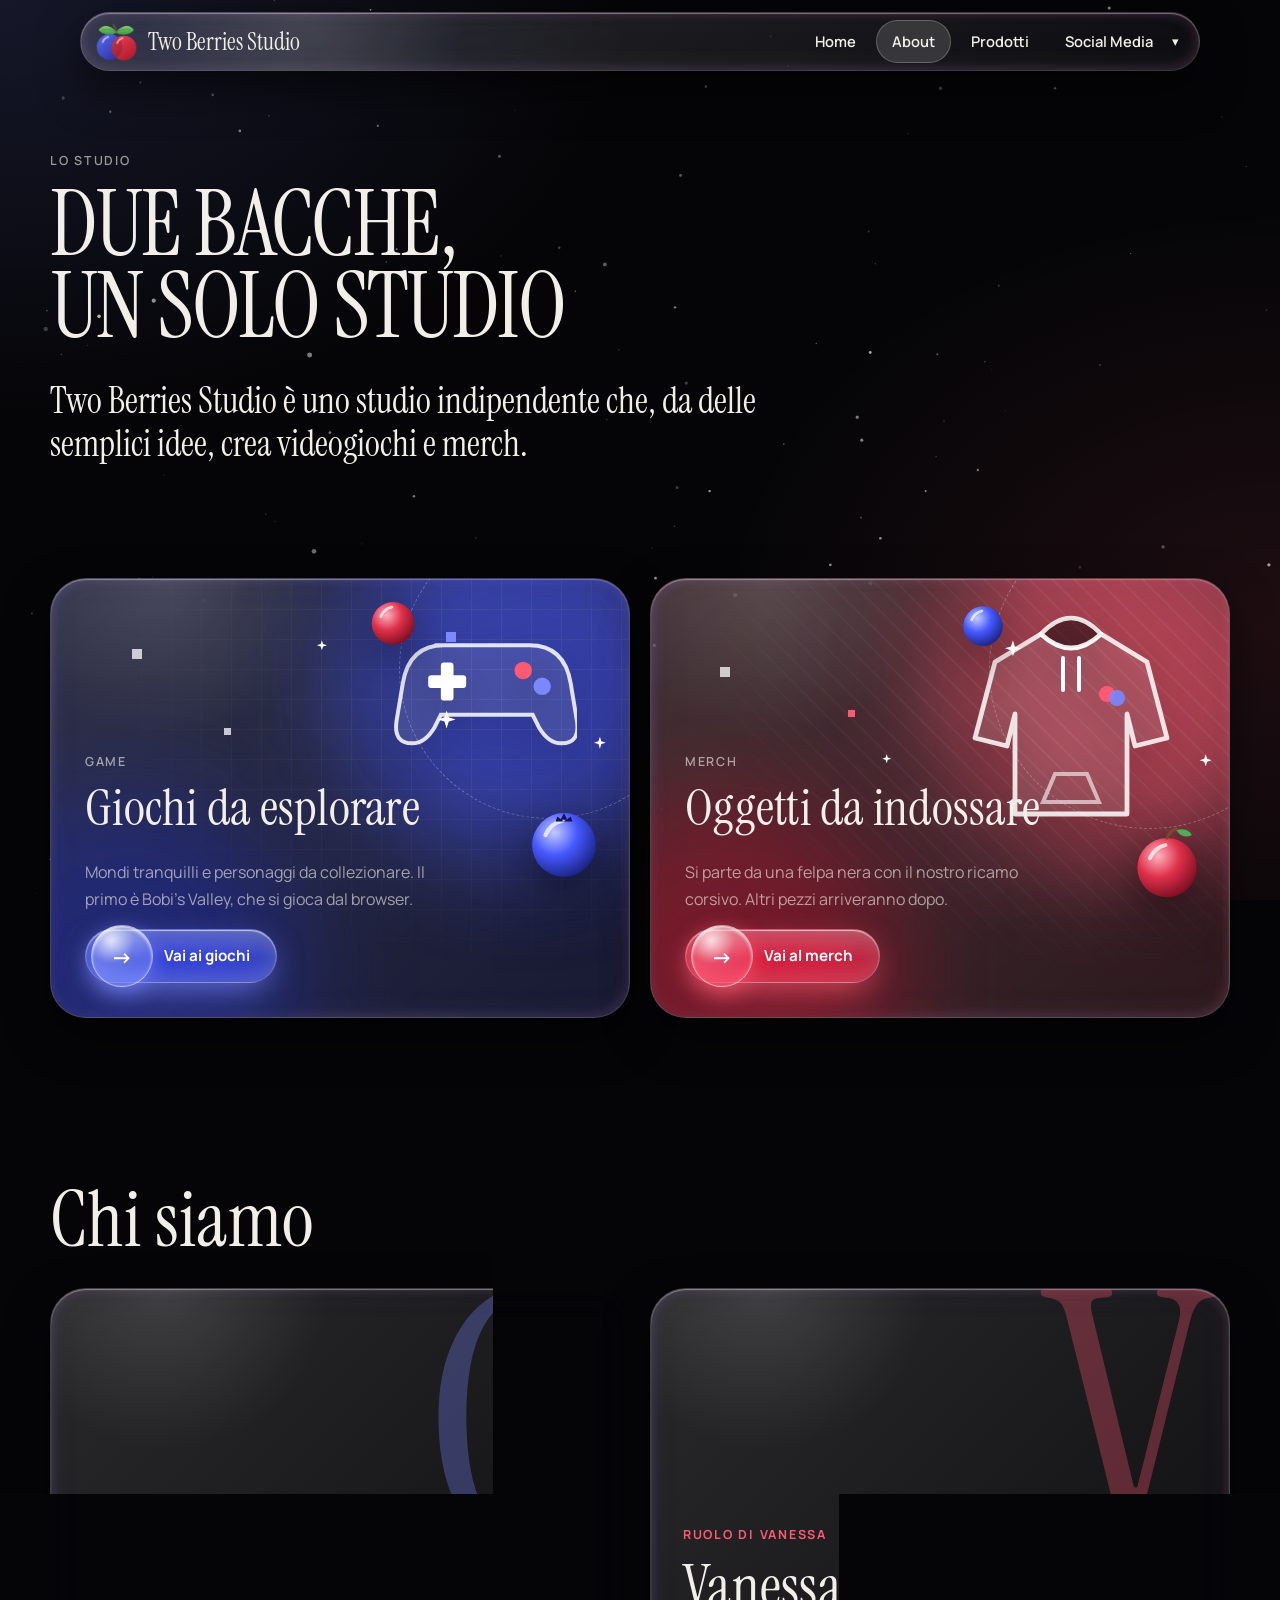
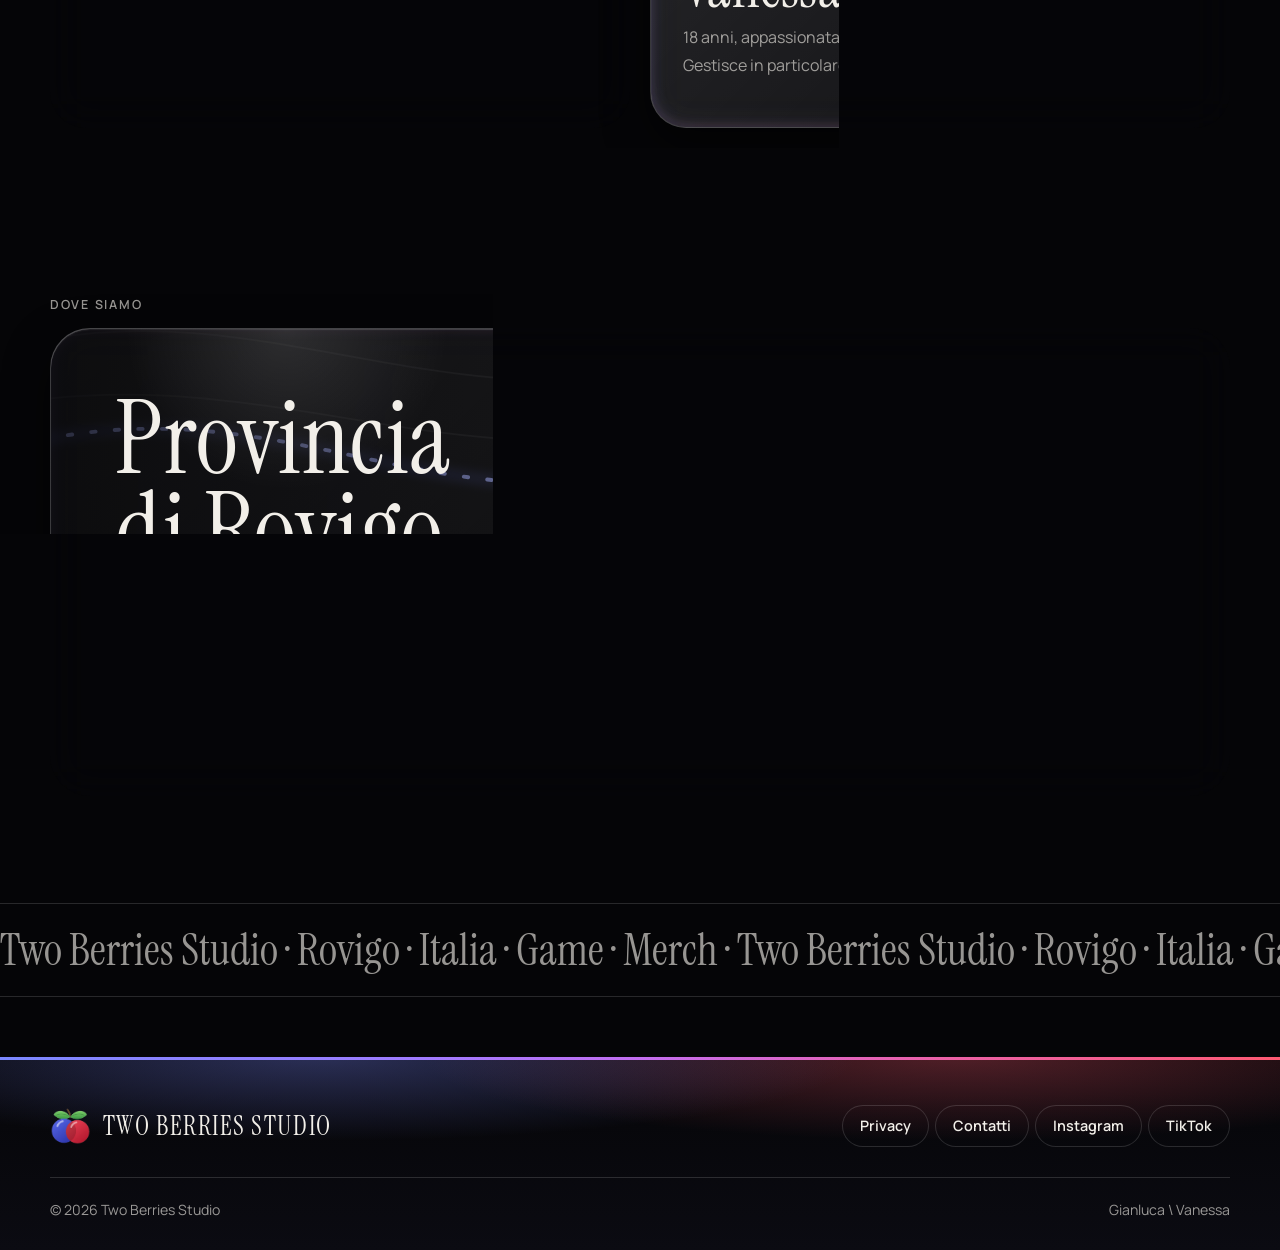
<file: about.html>
<!DOCTYPE html>
<html lang="it"><head><title>About – Two Berries Studio</title><meta charset="UTF-8"><meta name="viewport" content="width=device-width, initial-scale=1, viewport-fit=cover"><meta name="theme-color" content="#050507"><link rel="icon" href="logo-bacche.png">
<link rel="preconnect" href="https://fonts.googleapis.com"><link rel="preconnect" href="https://fonts.gstatic.com" crossorigin>
<link href="https://fonts.googleapis.com/css2?family=Instrument+Serif&family=Manrope:wght@400;600;700&family=Pinyon+Script&display=swap" rel="stylesheet">
<link rel="stylesheet" href="styleTwoBerriesStudio.css"><script src="scriptTwoBerriesStudio.js" defer></script></head>
<body data-page="about" data-polvere><main class="page" id="contenuto">
<section class="section container" style="padding-top:20px">
  <p class="piccolo">Lo studio</p>
  <h1 class="pagetit ridotto">Due bacche,<br>un solo studio</h1>
  <p class="scrub ridotto">Two Berries Studio è uno studio indipendente che, da delle semplici idee, crea videogiochi e merch.</p>
</section>
<section class="section container" style="padding-top:0" aria-labelledby="cosa"><h2 id="cosa" class="sr-only">Cosa facciamo</h2>
  <svg width="0" height="0" style="position:absolute" aria-hidden="true"><defs>
    <radialGradient id="gb" cx=".35" cy=".3" r=".8"><stop offset="0" stop-color="#c3cbff"/><stop offset=".45" stop-color="#4658ff"/><stop offset="1" stop-color="#141c70"/></radialGradient>
    <radialGradient id="gr" cx=".35" cy=".3" r=".8"><stop offset="0" stop-color="#ffb3be"/><stop offset=".45" stop-color="#e0314b"/><stop offset="1" stop-color="#6e0a1b"/></radialGradient></defs></svg>
  <div class="cosa2">
    <article class="cartello glass cb"><div class="fx" aria-hidden="true">
      <i class="blob b1"></i><i class="blob b2"></i><i class="griglia"></i><i class="anello" style="width:300px;height:300px;right:-70px;top:-60px"></i>
      <div class="ob" style="right:9%;top:10%;--d:70"><svg width="190" viewBox="0 0 120 80" style="--r:-8deg"><path d="M30 14h60q22 0 26 24l4 24q2 14-10 14-8 0-14-10l-4-8H34l-4 8q-6 10-14 10-12 0-10-14l4-24q4-24 26-24z" fill="rgba(255,255,255,.1)" stroke="rgba(255,255,255,.85)" stroke-width="2.5"/><rect x="26" y="33" width="24" height="8" rx="2" fill="#fff"/><rect x="34" y="25" width="8" height="24" rx="2" fill="#fff"/><circle cx="86" cy="30" r="5.5" fill="#ff5a72"/><circle cx="98" cy="40" r="5.5" fill="#7b88ff"/></svg></div>
      <div class="ob" style="right:4%;top:50%;--d:-50"><svg width="84" viewBox="0 0 100 100" style="animation-delay:-2s"><circle cx="50" cy="56" r="38" fill="url(#gb)"/><path d="M28 44q6-14 20-17" stroke="rgba(255,255,255,.7)" stroke-width="5" stroke-linecap="round" fill="none"/><path d="M50 18l4 8h-8z M42 22l8 6-10 0z M58 22l-8 6 10 0z" fill="#10155a"/></svg></div>
      <div class="ob" style="right:36%;top:3%;--d:40"><svg width="56" viewBox="0 0 100 100" style="animation-delay:-4s"><circle cx="50" cy="56" r="38" fill="url(#gr)"/><path d="M28 44q6-14 20-17" stroke="rgba(255,255,255,.7)" stroke-width="5" stroke-linecap="round" fill="none"/></svg></div>
      <i class="px" style="left:14%;top:16%"></i><i class="px" style="left:30%;top:34%;animation-delay:-2s;width:7px;height:7px"></i><i class="px" style="right:30%;top:12%;animation-delay:-3s;background:#7b88ff"></i>
      <span class="stella" style="right:30%;top:30%;--s:18px"></span><span class="stella" style="right:4%;top:36%;--s:12px;--dl:1s"></span><span class="stella" style="left:46%;top:14%;--s:10px;--dl:2s"></span>
    </div><p class="piccolo">Game</p><h3>Giochi da esplorare</h3><p>Mondi tranquilli e personaggi da collezionare. Il primo è Bobi's Valley, che si gioca dal browser.</p><div><a class="btn" href="prodotti.html#game">Vai ai giochi</a></div></article>
    <article class="cartello glass cr"><div class="fx" aria-hidden="true">
      <i class="blob b1"></i><i class="blob b2"></i><i class="cuciture"></i><i class="anello" style="width:320px;height:320px;right:-80px;top:-70px;animation-direction:reverse"></i>
      <div class="ob" style="right:10%;top:8%;--d:60"><svg width="200" viewBox="0 0 100 110" style="--r:5deg;animation-duration:7s"><path d="M35 10Q50 24 65 10L88 24l10 38-16 4-4-16v50H22V50l-4 16L2 62l10-38z" fill="rgba(255,255,255,.1)" stroke="rgba(255,255,255,.85)" stroke-width="2.4" stroke-linejoin="round"/><path d="M35 10Q50-6 65 10Q50 24 35 10z" fill="rgba(0,0,0,.45)" stroke="rgba(255,255,255,.85)" stroke-width="2.2"/><path d="M42 80l-6 14h28l-6-14z" fill="none" stroke="rgba(255,255,255,.6)" stroke-width="2"/><path d="M46 22v16M54 22v16" stroke="#fff" stroke-width="2" stroke-linecap="round"/><circle cx="68" cy="40" r="4" fill="#ff5a72"/><circle cx="73" cy="42" r="4" fill="#7b88ff" opacity=".9"/></svg></div>
      <div class="ob" style="right:4%;top:56%;--d:-46"><svg width="78" viewBox="0 0 100 100" style="animation-delay:-3s"><circle cx="50" cy="56" r="38" fill="url(#gr)"/><path d="M28 44q6-14 20-17" stroke="rgba(255,255,255,.7)" stroke-width="5" stroke-linecap="round" fill="none"/><path d="M50 18q4-10 12-12" stroke="#7a4a2a" stroke-width="4" stroke-linecap="round" fill="none"/><path d="M62 8q14-4 20 6-12 6-20-6z" fill="#4fae55"/></svg></div>
      <div class="ob" style="right:38%;top:4%;--d:36"><svg width="52" viewBox="0 0 100 100" style="animation-delay:-1s"><circle cx="50" cy="56" r="38" fill="url(#gb)"/><path d="M28 44q6-14 20-17" stroke="rgba(255,255,255,.7)" stroke-width="5" stroke-linecap="round" fill="none"/></svg></div>
      <i class="px" style="left:12%;top:20%"></i><i class="px" style="left:34%;top:30%;animation-delay:-2s;width:7px;height:7px;background:#ff5a72"></i>
      <span class="stella" style="right:36%;top:14%;--s:16px"></span><span class="stella" style="right:3%;top:40%;--s:12px;--dl:1.2s"></span><span class="stella" style="left:40%;top:40%;--s:9px;--dl:2.2s"></span>
    </div><p class="piccolo">Merch</p><h3>Oggetti da indossare</h3><p>Si parte da una felpa nera con il nostro ricamo corsivo. Altri pezzi arriveranno dopo.</p><div><a class="btn rosso-b" href="prodotti.html#merch">Vai al merch</a></div></article>
  </div></section>
<section class="section container" aria-labelledby="chi"><h2 id="chi">Chi siamo</h2>
  <div class="duo">
    <article class="persona glass g"><span class="iniz" aria-hidden="true">G</span><p class="ruolo blu">Ruolo di Gianluca</p><h3>Gianluca</h3><p>19 anni, creativo e appassionato di videogiochi<br>Gestisce in particolare la creazione dei videogiochi</p></article>
    <article class="persona glass v"><span class="iniz" aria-hidden="true">V</span><p class="ruolo rosso">Ruolo di Vanessa</p><h3>Vanessa</h3><p>18 anni, appassionata di informatica<br>Gestisce in particolare la creazione di database e del sito</p></article>
  </div></section>
<section class="section container" aria-labelledby="dove"><p class="piccolo">Dove siamo</p>
  <div class="dove2 glass">
    <svg class="mappa" viewBox="0 0 800 420" preserveAspectRatio="xMidYMid slice" aria-hidden="true">
      <g fill="none" stroke="rgba(255,255,255,.08)" stroke-width="1.2"><path d="M-10 60C140 30 260 110 420 80S680 20 810 70"/><path d="M-10 100C150 80 270 150 420 120S690 70 810 110"/><path d="M-10 230C130 200 280 260 430 225S690 190 810 240"/><path d="M-10 370C170 400 300 330 450 360S690 400 810 350"/><path d="M-10 400C170 430 310 370 460 395S700 430 810 385"/></g>
      <path class="fiume-b" d="M-20 130C150 90 250 180 400 150S650 100 820 160"/><path class="fiume f1" d="M-20 130C150 90 250 180 400 150S650 100 820 160"/>
      <path class="fiume-b r" d="M-20 310C160 340 300 260 450 295S680 350 820 280"/><path class="fiume f2" d="M-20 310C160 340 300 260 450 295S680 350 820 280"/>
      <text x="560" y="110" class="et">Adige</text><text x="560" y="376" class="et">Po</text><text x="700" y="236" class="et">Adriatico</text>
      <g transform="translate(470 218)"><circle class="onda" r="16"/><circle class="onda" r="16" style="animation-delay:1.1s"/><circle class="onda" r="16" style="animation-delay:2.2s"/>
        <circle r="13" fill="url(#gr)"/><path d="M-6-3q3-6 9-7" stroke="rgba(255,255,255,.8)" stroke-width="2.4" stroke-linecap="round" fill="none"/><path d="M0-13q2-6 8-7" stroke="#7a4a2a" stroke-width="2" stroke-linecap="round" fill="none"/></g>
    </svg>
    <div class="dove-testo"><h2 id="dove">Provincia<br>di Rovigo</h2><p>Veneto, Italia. Il Polesine, tra l'Adige e il Po.</p><p class="coord">45.07° N · 11.79° E</p>
      <a class="btn-semplice" href="https://www.google.com/maps/search/Provincia+di+Rovigo" target="_blank" rel="noopener">Apri la mappa ↗</a></div>
  </div></section>
<div class="marq" aria-hidden="true"><div>Two Berries Studio · Rovigo · Italia · Game · Merch · Two Berries Studio · Rovigo · Italia · Game · Merch · Two Berries Studio · Rovigo · Italia · Game · Merch · Two Berries Studio · Rovigo · Italia · Game · Merch · </div></div>
</main></body></html>
</file>
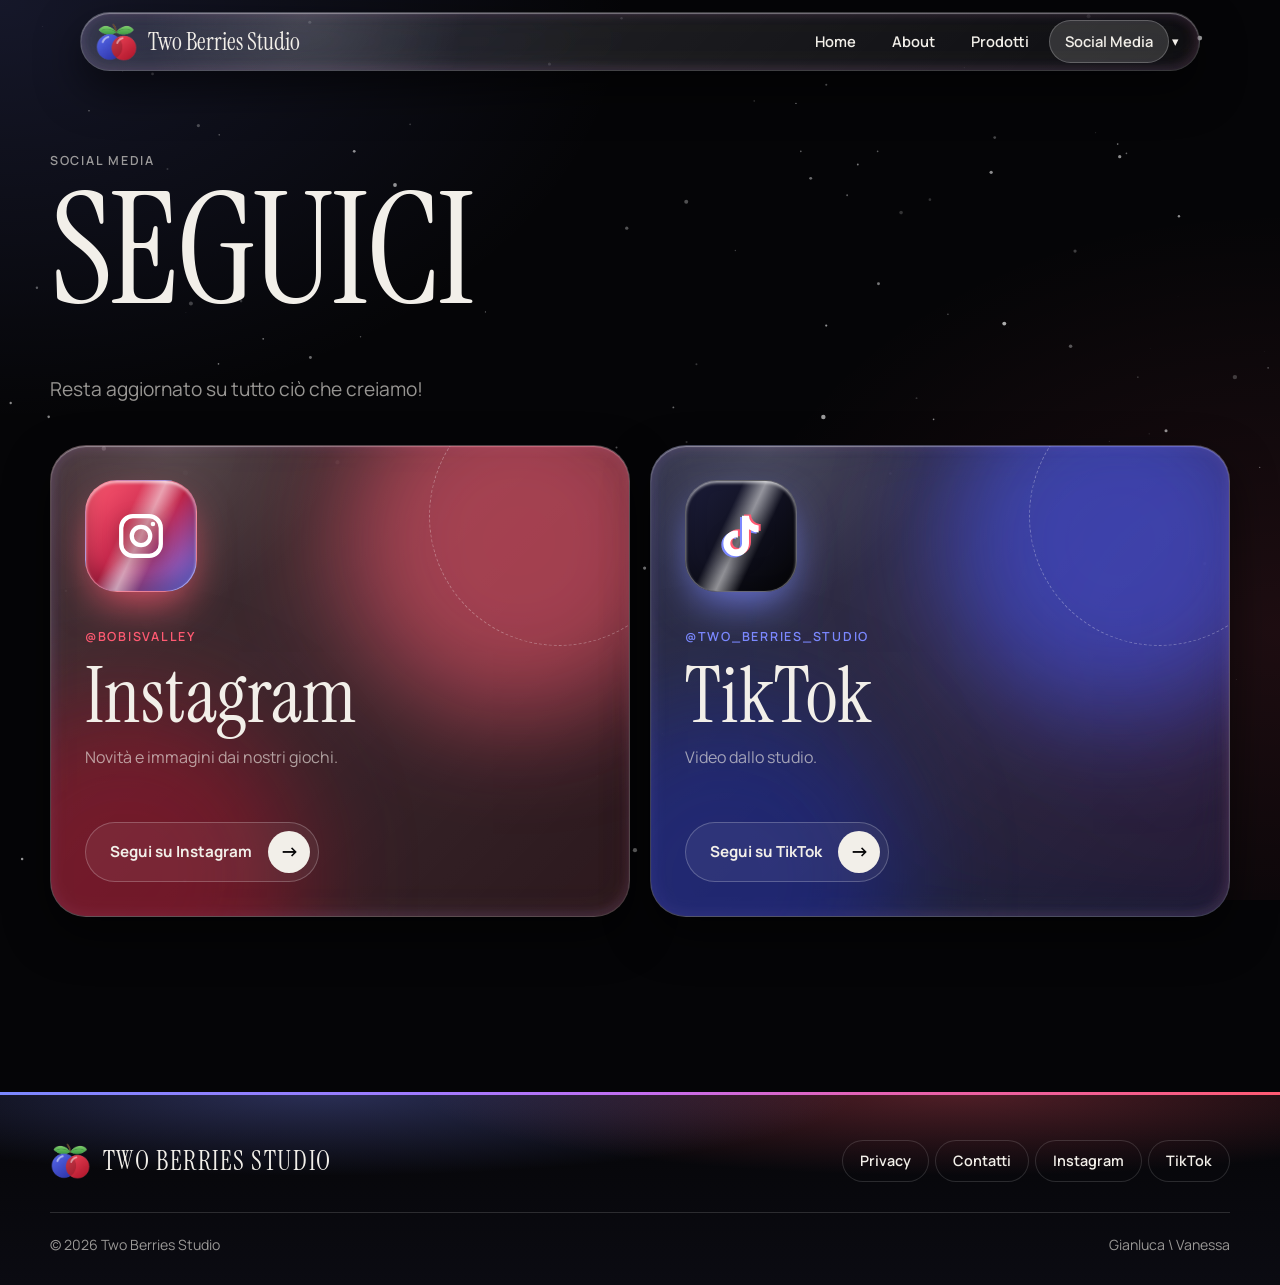
<file: socialMedia.html>
<!DOCTYPE html>
<html lang="it"><head><title>Social Media – Two Berries Studio</title><meta charset="UTF-8"><meta name="viewport" content="width=device-width, initial-scale=1, viewport-fit=cover"><meta name="theme-color" content="#050507"><link rel="icon" href="logo-bacche.png">
<link rel="preconnect" href="https://fonts.googleapis.com"><link rel="preconnect" href="https://fonts.gstatic.com" crossorigin>
<link href="https://fonts.googleapis.com/css2?family=Instrument+Serif&family=Manrope:wght@400;600;700&family=Pinyon+Script&display=swap" rel="stylesheet">
<link rel="stylesheet" href="styleTwoBerriesStudio.css"><script src="scriptTwoBerriesStudio.js" defer></script></head>
<body data-page="social" data-polvere><main class="page" id="contenuto"><section class="section container" style="padding-top:20px">
  <p class="piccolo">Social Media</p><h1 class="pagetit">Seguici</h1><p style="font-size:1.2rem">Resta aggiornato su tutto ciò che creiamo!</p>
  <div class="social-grid">
    <a class="social-card glass ig cr" href="https://www.instagram.com/two_berries_studio/" target="_blank" rel="noopener"><div class="fx" aria-hidden="true"><i class="blob b1"></i><i class="blob b2"></i><i class="anello" style="width:260px;height:260px;right:-60px;top:-60px"></i><span class="vola" style="left:10%;animation-delay:0.0s">♥</span><span class="vola" style="left:24%;animation-delay:0.9s">♥</span><span class="vola" style="left:38%;animation-delay:1.8s">♥</span><span class="vola" style="left:52%;animation-delay:2.7s">♥</span><span class="vola" style="left:66%;animation-delay:3.6s">♥</span><span class="vola" style="left:80%;animation-delay:4.5s">♥</span></div>
      <div class="app-ico"><i class="lampo"></i><svg viewBox="0 0 24 24" fill="none" stroke="#fff" stroke-width="1.9" stroke-linecap="round"><rect x="3.2" y="3.2" width="17.6" height="17.6" rx="5.2"/><circle cx="12" cy="12" r="4.1"/><circle cx="17.3" cy="6.7" r="1" fill="#fff" stroke="none"/></svg></div>
      <div><p class="piccolo">@bobisvalley</p><h3>Instagram</h3><p>Novità e immagini dai nostri giochi.</p></div>
      <span class="segui"><span class="segui-t">Segui su Instagram</span><span class="segui-go" aria-hidden="true">→</span></span></a>
    <a class="social-card glass tt cb" href="https://www.tiktok.com/@two_berries_studio?_r=1&_t=ZN-9BIfDu1Xidi" target="_blank" rel="noopener"><div class="fx" aria-hidden="true"><i class="blob b1"></i><i class="blob b2"></i><i class="anello" style="width:260px;height:260px;right:-60px;top:-60px"></i><span class="vola" style="left:10%;animation-delay:0.0s">♪</span><span class="vola" style="left:24%;animation-delay:0.9s">♪</span><span class="vola" style="left:38%;animation-delay:1.8s">♪</span><span class="vola" style="left:52%;animation-delay:2.7s">♪</span><span class="vola" style="left:66%;animation-delay:3.6s">♪</span><span class="vola" style="left:80%;animation-delay:4.5s">♪</span></div>
      <div class="app-ico"><i class="lampo"></i><svg viewBox="0 0 24 24"><path d="M16.6 5.82A4.28 4.28 0 0 1 15.54 3h-3.09v12.4a2.59 2.59 0 0 1-2.59 2.5c-1.42 0-2.6-1.16-2.6-2.6 0-1.72 1.66-3.01 3.37-2.48V9.66c-3.45-.46-6.47 2.22-6.47 5.64 0 3.33 2.76 5.7 5.69 5.7 3.14 0 5.69-2.55 5.69-5.7V9.01a7.35 7.35 0 0 0 4.3 1.38V7.3s-1.88.09-3.24-1.48z" fill="#7b88ff" transform="translate(-.9 .6)"/><path d="M16.6 5.82A4.28 4.28 0 0 1 15.54 3h-3.09v12.4a2.59 2.59 0 0 1-2.59 2.5c-1.42 0-2.6-1.16-2.6-2.6 0-1.72 1.66-3.01 3.37-2.48V9.66c-3.45-.46-6.47 2.22-6.47 5.64 0 3.33 2.76 5.7 5.69 5.7 3.14 0 5.69-2.55 5.69-5.7V9.01a7.35 7.35 0 0 0 4.3 1.38V7.3s-1.88.09-3.24-1.48z" fill="#ff5a72" transform="translate(.9 -.6)"/><path d="M16.6 5.82A4.28 4.28 0 0 1 15.54 3h-3.09v12.4a2.59 2.59 0 0 1-2.59 2.5c-1.42 0-2.6-1.16-2.6-2.6 0-1.72 1.66-3.01 3.37-2.48V9.66c-3.45-.46-6.47 2.22-6.47 5.64 0 3.33 2.76 5.7 5.69 5.7 3.14 0 5.69-2.55 5.69-5.7V9.01a7.35 7.35 0 0 0 4.3 1.38V7.3s-1.88.09-3.24-1.48z" fill="#fff"/></svg></div>
      <div><p class="piccolo">@two_berries_studio</p><h3>TikTok</h3><p>Video dallo studio.</p></div>
      <span class="segui"><span class="segui-t">Segui su TikTok</span><span class="segui-go" aria-hidden="true">→</span></span></a>
  </div></section></main></body></html>
</file>
<file: styleTwoBerriesStudio.css>
/* Two Berries Studio – foglio di stile (tema scuro editoriale)
   1 Base · 2 Navbar liquid glass · 3 Home · 4 About e Social · 5 Prodotti · 6 Footer · 7 Responsive */
:root{--nero:#050507;--testo:#f2efe9;--muto:rgba(242,239,233,.62);--linea:rgba(255,255,255,.14);--blu:#7b88ff;--rosso:#ff5a72;
--serif:"Instrument Serif","Times New Roman",serif;--ui:"Manrope","Segoe UI",Arial,sans-serif;--script:"Pinyon Script","Snell Roundhand",cursive;--ease:cubic-bezier(.2,.8,.2,1)}
*,*::before,*::after{box-sizing:border-box}
html{scroll-behavior:smooth;scroll-padding-top:100px;background:var(--nero)}
body{margin:0;font:400 1rem/1.7 var(--ui);color:var(--testo);-webkit-font-smoothing:antialiased;
background:radial-gradient(900px 600px at 0 0,rgba(123,136,255,.14),transparent 70%),radial-gradient(800px 600px at 100% 70%,rgba(255,90,114,.1),transparent 70%),var(--nero);background-attachment:fixed}
h1,h2,h3{font-family:var(--serif);font-weight:400;line-height:.95;margin:0 0 .5em;letter-spacing:.005em}
h2{font-size:clamp(2.4rem,6vw,5rem)}h3{font-size:clamp(1.8rem,3vw,2.6rem)}
p{margin:0 0 1em;max-width:58ch;color:var(--muto)}a{color:inherit}
.sr-only{position:absolute;width:1px;height:1px;overflow:hidden;clip:rect(0 0 0 0)}
:focus-visible{outline:2px solid var(--blu);outline-offset:3px;border-radius:8px}
.blu{color:var(--blu)}.rosso{color:var(--rosso)}
.container{width:min(1180px,calc(100% - 32px));margin:0 auto}
.section{padding:clamp(56px,9vw,120px) 0}
.page{padding-top:130px}
.pagetit{font:400 clamp(3.6rem,12vw,11rem)/.88 var(--serif);letter-spacing:-.02em;margin:0 0 .35em;text-transform:uppercase}
.piccolo{font-size:.78rem;letter-spacing:.14em;text-transform:uppercase;color:var(--muto);font-weight:600}

/* 2 NAVBAR – vetro liquido scuro */
.glass{position:relative;isolation:isolate;background:linear-gradient(135deg,rgba(255,255,255,.15),rgba(255,255,255,.04));
-webkit-backdrop-filter:blur(22px) saturate(180%);backdrop-filter:blur(22px) saturate(180%);border:1px solid rgba(255,255,255,.17);
box-shadow:inset 0 1px 1px rgba(255,255,255,.38),inset 0 -12px 20px rgba(255,255,255,.03),inset 3px 0 14px rgba(123,136,255,.14),inset -3px 0 14px rgba(255,90,114,.11),0 18px 44px rgba(0,0,0,.55)}
.glass::after{content:"";position:absolute;inset:0;border-radius:inherit;z-index:-1;pointer-events:none;background:radial-gradient(260px circle at var(--mx,20%) var(--my,0),rgba(255,255,255,.2),transparent 62%);opacity:.6;transition:opacity .3s}
.glass:hover::after{opacity:1}
.site-header{position:fixed;top:12px;left:50%;z-index:50;width:min(1120px,calc(100% - 24px));transform:translateX(-50%);border-radius:999px}
.header-inner{padding:7px 10px 7px 14px;display:flex;align-items:center;justify-content:space-between;gap:14px}
.brand{display:inline-flex;align-items:center;gap:10px;text-decoration:none;font:500 1.5rem var(--serif)}
.brand img{height:40px;width:auto;transition:transform .5s var(--ease)}
.brand:hover img{transform:rotate(-14deg) scale(1.12)}
.navbar{display:flex;gap:4px;align-items:center}
.navbar a{text-decoration:none;font-weight:600;font-size:.92rem;padding:9px 16px;border-radius:999px;white-space:nowrap;transition:background .3s,color .3s,transform .3s var(--ease)}
.navbar a:hover{background:var(--testo);color:var(--nero);transform:translateY(-2px)}
.navbar a[aria-current=page]{background:rgba(255,255,255,.14);box-shadow:inset 0 0 0 1px rgba(255,255,255,.22)}
.navbar a[aria-current=page]:hover{background:var(--testo)}
.has-sub{position:relative;display:flex;align-items:center}
.sub-toggle{border:0;background:none;cursor:pointer;width:28px;height:28px;margin-left:-8px;border-radius:50%;color:var(--testo);transition:transform .3s var(--ease)}
.has-sub.open .sub-toggle{transform:rotate(180deg)}
.submenu{position:absolute;top:calc(100% + 14px);right:0;min-width:190px;list-style:none;margin:0;padding:8px;border-radius:24px;opacity:0;visibility:hidden;transform:translateY(-8px) scale(.97);transform-origin:top right;transition:opacity .25s,transform .35s var(--ease),visibility .25s}
.has-sub:hover .submenu,.has-sub:focus-within .submenu,.has-sub.open .submenu{opacity:1;visibility:visible;transform:none}
.submenu a{display:block;border-radius:16px}
.nav-toggle{display:none;border:0;background:rgba(255,255,255,.12);width:44px;height:44px;border-radius:50%;cursor:pointer;flex-direction:column;gap:5px;align-items:center;justify-content:center}
.nav-toggle span{width:18px;height:2px;background:var(--testo);border-radius:2px}

/* 3 HOME – titolo serif gigante, bacche 3D davanti, animazione legata allo scroll */
.hero-wrap{position:relative;height:175vh;--p:0}
.hero{position:sticky;top:0;height:100svh;overflow:hidden}
.titolo{position:absolute;inset:0;margin:0;font:400 var(--fs,15vw)/.84 var(--serif);letter-spacing:-.01em;white-space:nowrap;text-align:center}
.riga{position:absolute;display:block}
.r1{left:50%;top:50%;transform:translate(calc(-50% + var(--p)*-45vw),-90%)}
.r2{left:50%;top:50%;transform:translate(calc(-50% + var(--p)*45vw),-6%);opacity:calc(1 - var(--p)*1.1)}
.r1{opacity:calc(1 - var(--p)*1.1)}
.l{display:inline-block;animation:sale 1.4s var(--ease) both;animation-delay:calc(var(--i)*60ms + .3s)}
.l i{display:inline-block;font-style:normal;will-change:transform}
@keyframes sale{from{transform:translateY(40%);opacity:0;filter:blur(16px)}to{transform:none;opacity:1;filter:none}}
#hero3d{position:absolute;inset:0;width:100%;height:100%;z-index:2;pointer-events:none}
.angolo{position:absolute;bottom:clamp(20px,4vh,40px);z-index:3;margin:0;max-width:30ch;font-size:.82rem;line-height:1.5;letter-spacing:.1em;color:var(--testo);opacity:calc(1 - var(--p)*3)}
.angolo.sx{left:clamp(16px,3vw,48px)}.angolo.dx{right:clamp(16px,3vw,48px);text-align:right;color:var(--muto)}
.angolo a{display:inline-block;margin-top:14px;text-decoration:none;border-bottom:1px solid currentColor;padding-bottom:2px;font-weight:600}
.punti{position:relative;background:var(--nero)}
.scrub{font:300 clamp(2rem,5.4vw,4.6rem)/1.08 var(--serif);max-width:20em;margin:0 0 .8em}
.scrub .wd{color:rgba(242,239,233,.18);transition:color .5s}.scrub .wd.on{color:var(--testo)}
.vai{display:flex;gap:12px;flex-wrap:wrap}
/* Pulsanti liquid glass: pillola di vetro con alone colorato e "lente" che scorre */
.btn{--c:123,136,255;--g:.8;position:relative;display:inline-flex;align-items:center;min-height:54px;padding:0 26px 0 78px;border-radius:999px;text-decoration:none;font-weight:700;font-size:.95rem;color:#fff;cursor:pointer;
border:1px solid rgba(255,255,255,.28);background-color:rgba(var(--c),.2);background-image:linear-gradient(180deg,rgba(255,255,255,.22),rgba(255,255,255,0) 55%);
-webkit-backdrop-filter:blur(14px) saturate(190%);backdrop-filter:blur(14px) saturate(190%);
box-shadow:inset 0 1px 1px rgba(255,255,255,.6),inset 0 -10px 18px rgba(var(--c),calc(var(--g)*.55)),0 12px 34px -8px rgba(var(--c),var(--g));
transition:padding .6s var(--ease),box-shadow .5s,background-color .5s,transform .4s var(--ease)}
.btn.rosso-b{--c:255,90,114}
.btn.fant{--c:255,90,114} /* --c:255,90,114 */
.btn::before,.btn::after{position:absolute;left:5px;top:50%;width:62px;transition:left .6s var(--ease),transform .4s var(--ease),box-shadow .5s}
.btn::before{content:"";height:62px;margin-top:-31px;border-radius:50%;border:1px solid rgba(255,255,255,.5);
background:radial-gradient(circle at 32% 24%,rgba(255,255,255,.8),rgba(255,255,255,.14) 38%,rgba(255,255,255,.03) 72%),rgba(var(--c),.16);
-webkit-backdrop-filter:blur(6px) saturate(200%);backdrop-filter:blur(6px) saturate(200%);
box-shadow:inset 0 2px 3px rgba(255,255,255,.75),inset 0 -8px 14px rgba(var(--c),calc(var(--g)*.7)),0 6px 20px rgba(var(--c),calc(var(--g)*.8))}
.btn::after{content:"→";margin-top:-.62em;line-height:1.25;text-align:center;font-size:1.35rem}
.btn:hover,.btn:focus-visible,.social-card:hover .btn{--g:1;padding:0 78px 0 26px}
.btn.fant:hover,.btn.fant:focus-visible{--c:255,90,114}
.btn:hover::before,.btn:hover::after,.btn:focus-visible::before,.btn:focus-visible::after,.social-card:hover .btn::before,.social-card:hover .btn::after{left:calc(100% - 67px)}
.btn:active::before{transform:scale(.88)}

/* 4 ABOUT e SOCIAL */
.cosa{display:grid;grid-template-columns:1fr 1fr;border-top:1px solid var(--linea)}
.cosa article{padding:34px 28px 40px 0;border-bottom:1px solid var(--linea)}
.cosa article+article{padding-left:28px;border-left:1px solid var(--linea)}
.cosa h3{margin-bottom:.3em}
.cosa a{font-weight:700;font-size:.9rem;text-decoration:none;border-bottom:1px solid currentColor}
.duo{display:grid;grid-template-columns:1fr 1fr;gap:20px}
.persona{border-radius:36px;padding:32px;min-height:440px;display:flex;flex-direction:column;justify-content:flex-end;overflow:hidden;transition:transform .6s var(--ease)}
.persona:hover{transform:translateY(-8px)}
.persona h3{font-size:clamp(2.4rem,4.6vw,3.8rem);margin-bottom:.15em}
.ruolo{font-size:.78rem;letter-spacing:.14em;text-transform:uppercase;font-weight:700;margin-bottom:14px}
.marq{overflow:hidden;border-block:1px solid var(--linea);padding:18px 0;white-space:nowrap}
.marq div{display:inline-block;animation:scorri 40s linear infinite;font:300 clamp(1.6rem,3.4vw,2.8rem) var(--serif);color:var(--muto)}
@keyframes scorri{to{transform:translateX(-50%)}}
.social-grid{display:grid;grid-template-columns:1fr 1fr;gap:20px;margin-top:40px}


.ridotto.pagetit{font-size:clamp(2.6rem,7vw,6rem);line-height:.92}
.scrub.ridotto{font-size:clamp(1.4rem,2.8vw,2.3rem);line-height:1.2}
.cosa2{display:grid;grid-template-columns:1fr 1fr;gap:20px}
.cartello{display:flex;flex-direction:column;justify-content:flex-end;min-height:440px;padding:34px;border-radius:36px;overflow:hidden;
transform:perspective(1000px) rotateX(calc(var(--ry,0)*1deg)) rotateY(calc(var(--rx,0)*1deg));transition:transform .5s var(--ease)}
.cartello.cb{background-color:rgba(70,88,255,.14)}.cartello.cr{background-color:rgba(255,90,114,.12)}
.cartello>:not(.fx){position:relative}.cartello h3{font-size:clamp(2.2rem,4vw,3.4rem)}.cartello p:not(.piccolo){max-width:34ch}
.fx{position:absolute;inset:0;z-index:-1;pointer-events:none}
.fx i{position:absolute;display:block}
.blob{width:62%;aspect-ratio:1;border-radius:50%;filter:blur(54px);opacity:.55;animation:aurora 10s ease-in-out infinite}
.cb .b1{right:-12%;top:-18%;background:#4658ff}.cb .b2{left:-18%;bottom:-30%;background:#1f2a9c;animation-delay:-5s}
.cr .b1{right:-12%;top:-18%;background:#ff5a72}.cr .b2{left:-18%;bottom:-30%;background:#a3122a;animation-delay:-5s}
.griglia,.cuciture{inset:0}
.griglia{background:linear-gradient(rgba(255,255,255,.07) 1px,transparent 1px),linear-gradient(90deg,rgba(255,255,255,.07) 1px,transparent 1px);background-size:30px 30px;-webkit-mask-image:radial-gradient(70% 70% at 75% 25%,#000,transparent);mask-image:radial-gradient(70% 70% at 75% 25%,#000,transparent)}
.cuciture{background:repeating-linear-gradient(45deg,rgba(255,255,255,.07) 0 2px,transparent 2px 16px);-webkit-mask-image:radial-gradient(70% 70% at 75% 25%,#000,transparent);mask-image:radial-gradient(70% 70% at 75% 25%,#000,transparent)}
.anello{border-radius:50%;border:1.5px dashed rgba(255,255,255,.3);animation:gira 40s linear infinite}
.ob{position:absolute;transform:translate(calc(var(--px,0)*var(--d,0)*1px),calc(var(--py,0)*var(--d,0)*1px));transition:transform .5s var(--ease)}
.ob svg{display:block;filter:drop-shadow(0 14px 22px rgba(0,0,0,.45));animation:flota 6s ease-in-out infinite}
.px{width:10px;height:10px;background:rgba(255,255,255,.75);animation:flota 5s ease-in-out infinite}
.stella{position:absolute;width:var(--s,14px);height:var(--s,14px);background:#fff;clip-path:polygon(50% 0,62% 38%,100% 50%,62% 62%,50% 100%,38% 62%,0 50%,38% 38%);animation:brilla 3s ease-in-out infinite;animation-delay:var(--dl,0s)}
@keyframes flota{0%,100%{transform:translateY(0) rotate(var(--r,0deg))}50%{transform:translateY(-14px) rotate(calc(var(--r,0deg) + 4deg))}}
@keyframes gira{to{transform:rotate(360deg)}}
@keyframes brilla{0%,100%{opacity:.15;transform:scale(.5)}50%{opacity:1;transform:scale(1)}}
@keyframes aurora{0%,100%{transform:translate(0,0) scale(1)}50%{transform:translate(8%,10%) scale(1.2)}}

/* 5 PRODOTTI */
.lista{list-style:none;margin:0;padding:0;border-top:1px solid var(--linea)}
.lista a{position:relative;display:flex;align-items:center;gap:20px;padding:clamp(18px,3.4vw,36px) clamp(8px,2vw,24px);text-decoration:none;border-bottom:1px solid var(--linea);
background:linear-gradient(90deg,var(--c) 0 0) no-repeat 0 100%/0 100%;transition:background-size .6s var(--ease),color .4s}
.lista a:hover,.lista a:focus-visible{background-size:100% 100%;color:var(--nero)}
.lista .n{font:300 clamp(3.4rem,12vw,10rem)/.9 var(--serif);text-transform:uppercase;letter-spacing:-.01em;transition:transform .6s var(--ease)}
.lista a:hover .n{transform:translateX(2vw)}
.lista .d{flex:1;opacity:.8;font-size:.95rem}
.lista .fr{width:60px;height:60px;border-radius:50%;display:grid;place-items:center;font-size:1.5rem;border:1px solid currentColor;transition:transform .6s var(--ease)}
.lista a:hover .fr{transform:rotate(360deg) scale(1.1)}
.gioco{display:grid;grid-template-columns:1fr 1fr;gap:34px;align-items:center;padding:34px;border-radius:40px}
.gioco img{width:100%;height:auto;border-radius:24px;background:rgba(255,255,255,.06)}
.tags{display:flex;gap:8px;flex-wrap:wrap;list-style:none;padding:0;margin:0 0 24px}
.tags li{padding:5px 14px;border-radius:999px;background:rgba(255,255,255,.1);font-weight:600;font-size:.82rem}
.car{position:relative}
.car-track{display:flex;gap:20px;overflow-x:auto;scroll-snap-type:x mandatory;scrollbar-width:none;padding:8px 2px 24px;cursor:grab;-webkit-overflow-scrolling:touch}
.car-track::-webkit-scrollbar{display:none}.car-track.drag{cursor:grabbing}
.slide{flex:0 0 88%;scroll-snap-align:center;transition:transform .6s var(--ease),opacity .6s}
.slide:not(.act){transform:scale(.94);opacity:.55}
.presto{flex-basis:52%;display:grid;place-items:center;text-align:center;border-radius:40px;border:1px dashed rgba(255,255,255,.28);color:var(--muto);padding:30px;font:400 clamp(1.6rem,3vw,2.4rem) var(--serif)}
.car-ui{display:flex;align-items:center;justify-content:center;gap:16px}
.car-btn{width:48px;height:48px;border-radius:50%;border:0;cursor:pointer;font-size:1.3rem;color:var(--testo);transition:transform .3s var(--ease),background .3s,color .3s}
.car-btn{background-color:rgba(123,136,255,.22);box-shadow:inset 0 1px 1px rgba(255,255,255,.6),inset 0 -8px 14px rgba(123,136,255,.4),0 8px 24px -6px rgba(123,136,255,.8)}
.car-btn:hover{transform:scale(1.12);background-color:rgba(255,90,114,.3);box-shadow:inset 0 1px 1px rgba(255,255,255,.6),inset 0 -8px 14px rgba(255,90,114,.45),0 8px 24px -6px rgba(255,90,114,.9)}
.dots{display:flex;gap:8px}.dots button{width:9px;height:9px;border-radius:99px;border:0;padding:0;background:rgba(255,255,255,.3);cursor:pointer;transition:width .4s var(--ease),background .3s}
.dots button.act{width:28px;background:var(--testo)}
.merch{display:grid;grid-template-columns:.8fr 1.2fr;gap:36px;align-items:center}
.script{font:400 clamp(3rem,6vw,5rem)/1 var(--script);margin:0 0 .2em;color:var(--testo)}
.bozza{display:inline-block;padding:4px 12px;border-radius:999px;background:rgba(255,90,114,.18);color:var(--rosso);font-weight:700;font-size:.78rem;margin-bottom:18px}
.dett{list-style:none;padding:0;margin:0 0 24px;border-top:1px solid var(--linea)}
.dett li{padding:10px 0;border-bottom:1px solid var(--linea);font-size:.95rem;color:var(--muto)}
.dett b{color:var(--testo);font-weight:600;margin-right:6px}
.vista{position:relative;display:inline-flex;padding:5px;border-radius:999px;border:1px solid rgba(255,255,255,.24);background-color:rgba(123,136,255,.16);
-webkit-backdrop-filter:blur(14px) saturate(190%);backdrop-filter:blur(14px) saturate(190%);box-shadow:inset 0 1px 1px rgba(255,255,255,.55),inset 0 -8px 14px rgba(123,136,255,.3),0 10px 30px -10px rgba(123,136,255,.8);transition:background-color .5s,box-shadow .5s}
.vista::before{content:"";position:absolute;top:3px;bottom:3px;left:3px;width:calc(50% - 3px);border-radius:999px;border:1px solid rgba(255,255,255,.5);
background:radial-gradient(circle at 30% 20%,rgba(255,255,255,.7),rgba(255,255,255,.1) 55%);box-shadow:inset 0 2px 3px rgba(255,255,255,.7),0 6px 18px rgba(123,136,255,.7);transition:transform .6s var(--ease),box-shadow .5s}
.vista:has(button:last-child[aria-pressed=true]){background-color:rgba(255,90,114,.16);box-shadow:inset 0 1px 1px rgba(255,255,255,.55),inset 0 -8px 14px rgba(255,90,114,.3),0 10px 30px -10px rgba(255,90,114,.8)}
.vista:has(button:last-child[aria-pressed=true])::before{transform:translateX(100%);box-shadow:inset 0 2px 3px rgba(255,255,255,.7),0 6px 18px rgba(255,90,114,.7)}
.vista button{position:relative;z-index:1;min-width:104px;font:700 .9rem var(--ui);color:#fff;cursor:pointer;border:0;padding:11px 20px;border-radius:999px;background:none;opacity:.7;transition:opacity .3s}
.vista button[aria-pressed=true],.vista button:hover{opacity:1}
#felpa3d{position:relative;aspect-ratio:4/5;max-height:720px;width:100%;border-radius:44px;cursor:grab;touch-action:pan-y;overflow:hidden;
background:radial-gradient(circle at 50% 38%,rgba(255,255,255,.2),rgba(255,255,255,.03) 62%)}
#felpa3d:active{cursor:grabbing}#felpa3d canvas{display:block;width:100%;height:100%}
.fb{position:absolute;inset:5% 8%;width:84%;height:90%;object-fit:contain}
.hint{position:absolute;left:0;right:0;bottom:16px;text-align:center;font-size:.8rem;letter-spacing:.1em;text-transform:uppercase;opacity:.6;pointer-events:none}

/* 6 FOOTER */
.footer{position:relative;margin-top:60px;padding:48px 0 28px;background:linear-gradient(#050507,#0b0b12)}
.footer::before{content:"";position:absolute;left:0;right:0;top:0;height:3px;background:linear-gradient(90deg,var(--blu),#c76cff,var(--rosso),#c76cff,var(--blu));background-size:200% 100%;animation:fluisce 8s linear infinite}
.footer::after{content:"";position:absolute;left:0;right:0;top:0;height:120px;pointer-events:none;background:radial-gradient(60% 100% at 25% 0,rgba(123,136,255,.32),transparent 70%),radial-gradient(60% 100% at 75% 0,rgba(255,90,114,.3),transparent 70%)}
@keyframes fluisce{to{background-position:200% 0}}
.footer .container{position:relative;z-index:1}
.footer-top{display:flex;justify-content:space-between;align-items:center;gap:20px;flex-wrap:wrap;margin-bottom:30px}
.footer .marchio{text-decoration:none;display:inline-flex;align-items:center;gap:12px;font:400 1.6rem var(--serif);text-transform:uppercase;letter-spacing:.06em}
.footer .marchio img{height:38px}
.footer nav{display:flex;gap:6px;flex-wrap:wrap}
.footer nav a{text-decoration:none;font-weight:600;font-size:.9rem;padding:9px 18px;border-radius:999px;box-shadow:inset 0 0 0 1px var(--linea);transition:background .3s,color .3s,transform .3s var(--ease)}
.footer nav a:hover{background:var(--testo);color:var(--nero);transform:translateY(-3px)}
.footer-row{display:flex;justify-content:space-between;gap:14px;flex-wrap:wrap;border-top:1px solid var(--linea);padding-top:20px;font-size:.88rem;color:var(--muto)}
.footer p{margin:0;max-width:none}

/* 7 RESPONSIVE E ACCESSIBILITÀ */
@media(max-width:860px){
.nav-toggle{display:flex}
.navbar{position:absolute;top:calc(100% + 10px);left:0;right:0;flex-direction:column;align-items:stretch;padding:10px;border-radius:30px;background:rgba(18,18,26,.9);-webkit-backdrop-filter:blur(22px);backdrop-filter:blur(22px);border:1px solid var(--linea);opacity:0;visibility:hidden;transform:translateY(-8px);transition:.3s var(--ease)}
.navbar.open{opacity:1;visibility:visible;transform:none}
.navbar a{display:block}.has-sub{flex-wrap:wrap}.has-sub>a{flex:1}
.submenu{position:static;width:100%;opacity:1;visibility:visible;transform:none;display:none;box-shadow:none;background:none;border:0;padding:0 0 0 12px}
.has-sub.open .submenu{display:block}
.duo,.social-grid,.gioco,.merch,.cosa,.cosa2{grid-template-columns:1fr}
.dove2{min-height:380px}.social-card{min-height:360px}
.cartello{min-height:400px}
.slide{flex-basis:92%}.presto{flex-basis:70%}
.cosa article+article{padding-left:0;border-left:0}
.lista .d{display:none}.lista .fr{margin-left:auto;width:46px;height:46px}
.angolo{font-size:.7rem;max-width:20ch}
}
@media(max-width:420px){.brand-name{display:none}}
@media(prefers-reduced-motion:reduce){*{animation:none!important;transition:none!important;scroll-behavior:auto!important}}

/* ===== Aggiunte: home, About, Game, Social ===== */
.para{font-size:1.05rem;max-width:52ch;margin:0 0 2.2em}
body[data-polvere] .page{position:relative;z-index:1}
#polvere{position:fixed;inset:0;width:100%;height:100%;z-index:0;pointer-events:none}
/* lettere di vetro */
.persona{--c:123,136,255}.persona.v{--c:255,90,114}
.persona .iniz{position:absolute;top:-.12em;right:.05em;z-index:-1;font:300 clamp(14rem,28vw,24rem)/1 var(--serif);opacity:.9;cursor:default;transition:transform .8s var(--ease),color .5s}
.persona:hover .iniz{transform:scale(1.06) rotate(-3deg)}
.persona.g .iniz{color:rgba(123,136,255,.35)}.persona.v .iniz{color:rgba(255,90,114,.35)}
/* al passaggio del mouse sulla lettera: colore opposto */
.persona.g .iniz:hover{color:rgba(255,90,114,.6)}.persona.v .iniz:hover{color:rgba(123,136,255,.6)}
/* dove siamo: mappa del Polesine */
.dove2{position:relative;isolation:isolate;border-radius:40px;overflow:hidden;min-height:430px;padding:clamp(28px,5vw,64px);display:flex;align-items:flex-end}
.dove2::before{content:"";position:absolute;inset:0;z-index:-1;background:linear-gradient(90deg,rgba(5,5,7,.78),rgba(5,5,7,.25) 62%,transparent)}
.mappa{position:absolute;inset:0;width:100%;height:100%;z-index:-2}
.fiume,.fiume-b{fill:none;stroke-linecap:round}
.fiume-b{stroke:#7b88ff;stroke-width:9;opacity:.16;filter:blur(3px)}.fiume-b.r{stroke:#ff5a72}
.fiume{stroke-width:2.6;stroke-dasharray:3 13;animation:flusso 2.6s linear infinite}
.f1{stroke:#aab4ff}.f2{stroke:#ff9aa8;animation-duration:3.4s}
@keyframes flusso{to{stroke-dashoffset:-32}}
.et{fill:rgba(255,255,255,.5);font:italic 17px "Instrument Serif",serif}
.onda{fill:none;stroke:#ff5a72;stroke-width:2;transform-box:fill-box;transform-origin:center;animation:pulsa 3.3s ease-out infinite}
@keyframes pulsa{from{transform:scale(.5);opacity:.9}to{transform:scale(4.2);opacity:0}}
.dove-testo h2{font:400 clamp(2.8rem,8vw,7rem)/.9 var(--serif);margin:0 0 .25em}
.dove-testo p{margin:0 0 6px}.coord{font-size:.8rem;letter-spacing:.14em;color:var(--rosso)}
.btn-semplice{display:inline-block;margin-top:16px;text-decoration:none;font-weight:700;font-size:.92rem;padding:13px 26px;border-radius:999px;background:var(--testo);color:var(--nero);transition:transform .3s var(--ease),background .3s,color .3s}
.btn-semplice:hover{transform:translateY(-3px) scale(1.03);background:var(--blu);color:#fff}
/* Game */
@property --a{syntax:"<angle>";inherits:false;initial-value:0deg}
.gioco{position:relative;overflow:hidden}
.gioco::before{content:"";position:absolute;inset:0;border-radius:inherit;padding:2px;pointer-events:none;z-index:2;
background:conic-gradient(from var(--a),transparent 0 60%,#7b88ff 76%,#ff5a72 92%,transparent);-webkit-mask:linear-gradient(#000 0 0) content-box,linear-gradient(#000 0 0);-webkit-mask-composite:xor;mask-composite:exclude;animation:giraA 6s linear infinite}
@keyframes giraA{to{--a:360deg}}
.vetrina{position:relative;display:grid;place-items:center;padding:6%;transform:perspective(900px) rotateX(calc(var(--ry,0)*1deg)) rotateY(calc(var(--rx,0)*1deg));transition:transform .5s var(--ease)}
.vetrina img{position:relative;z-index:1;border-radius:24px;animation:flota 7s ease-in-out infinite;filter:drop-shadow(0 22px 30px rgba(0,0,0,.55))}
.alone{position:absolute;inset:10%;border-radius:50%;background:conic-gradient(#4658ff,#ff5a72,#4658ff);filter:blur(46px);opacity:.5;animation:gira 14s linear infinite}
.orbita{position:absolute;inset:-2%;border-radius:50%;border:1px dashed rgba(255,255,255,.25);animation:gira 18s linear infinite;z-index:2;pointer-events:none}
.orbita.o2{inset:8%;animation-duration:26s;animation-direction:reverse}
.orbita b{position:absolute;top:-9px;left:50%;width:18px;height:18px;border-radius:50%;background:radial-gradient(circle at 30% 28%,#fff,#ff5a72 42%,#6e0a1b)}
.orbita.o2 b{background:radial-gradient(circle at 30% 28%,#fff,#7b88ff 42%,#141c70)}
/* Social */
.social-card{position:relative;display:flex;flex-direction:column;justify-content:space-between;gap:34px;text-decoration:none;padding:34px;border-radius:36px;min-height:400px;overflow:hidden;transition:transform .6s var(--ease)}
.social-card:hover{transform:translateY(-8px)}
.social-card.cr{background-color:rgba(255,90,114,.12)}.social-card.tt{background-color:rgba(70,88,255,.14)}
.social-card>:not(.fx){position:relative}
.social-card h3{font:400 clamp(2.8rem,6vw,4.8rem)/.95 var(--serif);margin:0 0 .15em}
.social-card.ig .piccolo{color:var(--rosso)}.social-card.tt .piccolo{color:var(--blu)}
.app-ico{position:relative;width:112px;height:112px;border-radius:32px;display:grid;place-items:center;overflow:hidden;border:1px solid rgba(255,255,255,.35);
box-shadow:inset 0 2px 3px rgba(255,255,255,.6),inset 0 -12px 20px rgba(0,0,0,.25),0 18px 40px -8px var(--g);animation:flota 6s ease-in-out infinite;transition:transform .7s var(--ease)}
.app-ico svg{width:54px;height:54px;position:relative;z-index:1;filter:drop-shadow(0 4px 8px rgba(0,0,0,.35))}
.social-card.ig{--g:rgba(255,90,114,.8)}.social-card.ig .app-ico{background:linear-gradient(135deg,#ff5a72,#c4254a 50%,#6a78ff)}
.social-card.tt{--g:rgba(123,136,255,.8)}.social-card.tt .app-ico{background:linear-gradient(135deg,#1c1d3a,#050507)}
.social-card:hover .app-ico{transform:rotate(-10deg) scale(1.12)}
.lampo{position:absolute;inset:-40%;z-index:0;background:linear-gradient(115deg,transparent 42%,rgba(255,255,255,.55) 50%,transparent 58%);animation:lampo 4.2s ease-in-out infinite}
@keyframes lampo{0%,55%{transform:translateX(-70%)}100%{transform:translateX(70%)}}
.vola{position:absolute;bottom:-30px;font-size:1.5rem;opacity:0;animation:sali 5.5s ease-in infinite}
.social-card.ig .vola{color:var(--rosso)}.social-card.tt .vola{color:var(--blu)}
@keyframes sali{0%{transform:translateY(0) scale(.6) rotate(-10deg);opacity:0}15%{opacity:.8}100%{transform:translateY(-420px) scale(1.2) rotate(14deg);opacity:0}}
.segui{display:inline-flex;align-items:center;gap:16px;align-self:flex-start;padding:8px 8px 8px 24px;border-radius:999px;font-weight:700;font-size:.95rem;border:1px solid rgba(255,255,255,.22);
background:linear-gradient(90deg,var(--k) 0 0) no-repeat 0 0/0 100%,rgba(255,255,255,.06);transition:background-size .6s var(--ease),border-color .4s}
.social-card.ig{--k:var(--rosso)}.social-card.tt{--k:#4658ff}
.segui-go{width:42px;height:42px;border-radius:50%;display:grid;place-items:center;background:var(--testo);color:var(--nero);font-size:1.2rem;transition:transform .6s var(--ease)}
.social-card:hover .segui{background-size:100% 100%;border-color:transparent}.social-card:hover .segui-go{transform:rotate(-45deg) scale(1.1)}

/* Spazi ridotti tra le sezioni: about e prodotti */
body[data-page="about"] .section{padding:clamp(40px,6.5vw,84px) 0}
body[data-page="prodotti"] .section{padding:clamp(48px,8vw,100px) 0}
body[data-page="about"] .section>h2,body[data-page="prodotti"] .section>h2{margin-bottom:.4em}
body[data-page="about"] .marq{margin-top:clamp(8px,2vw,24px)}
</file>
